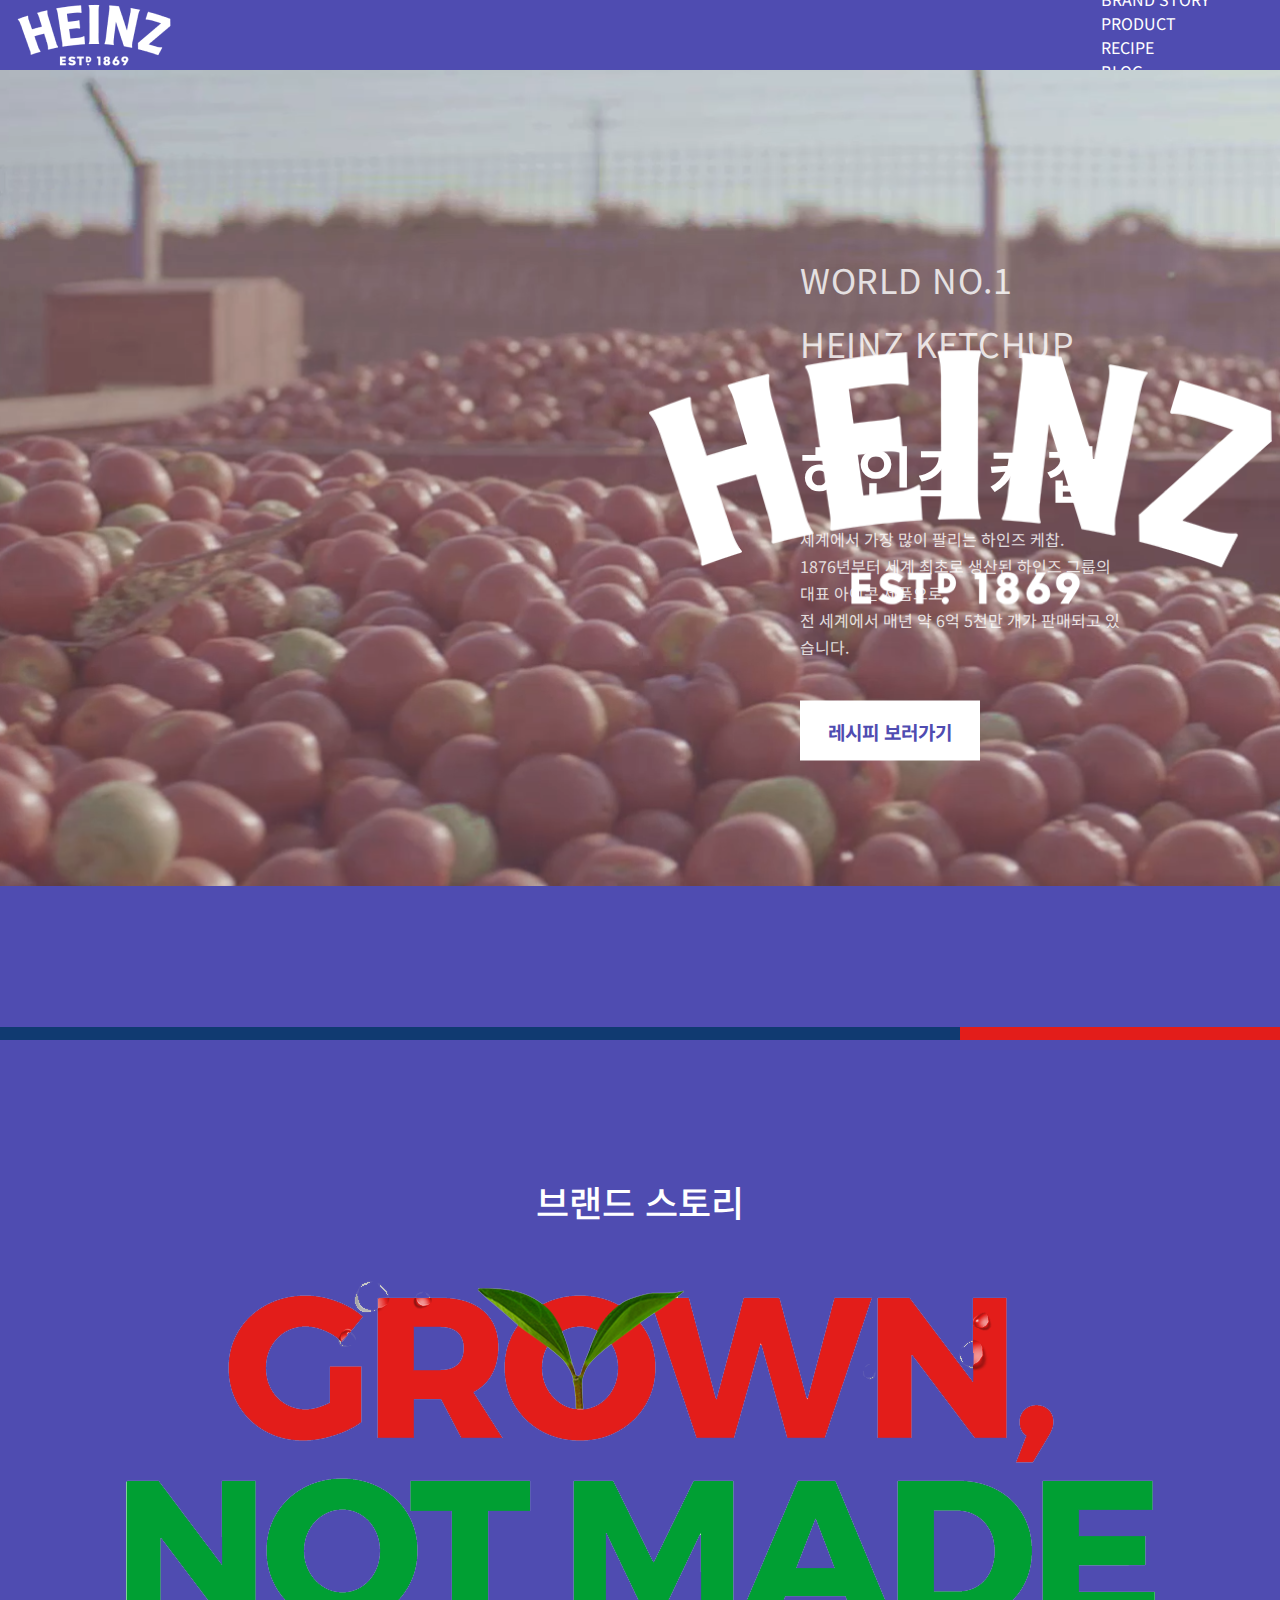
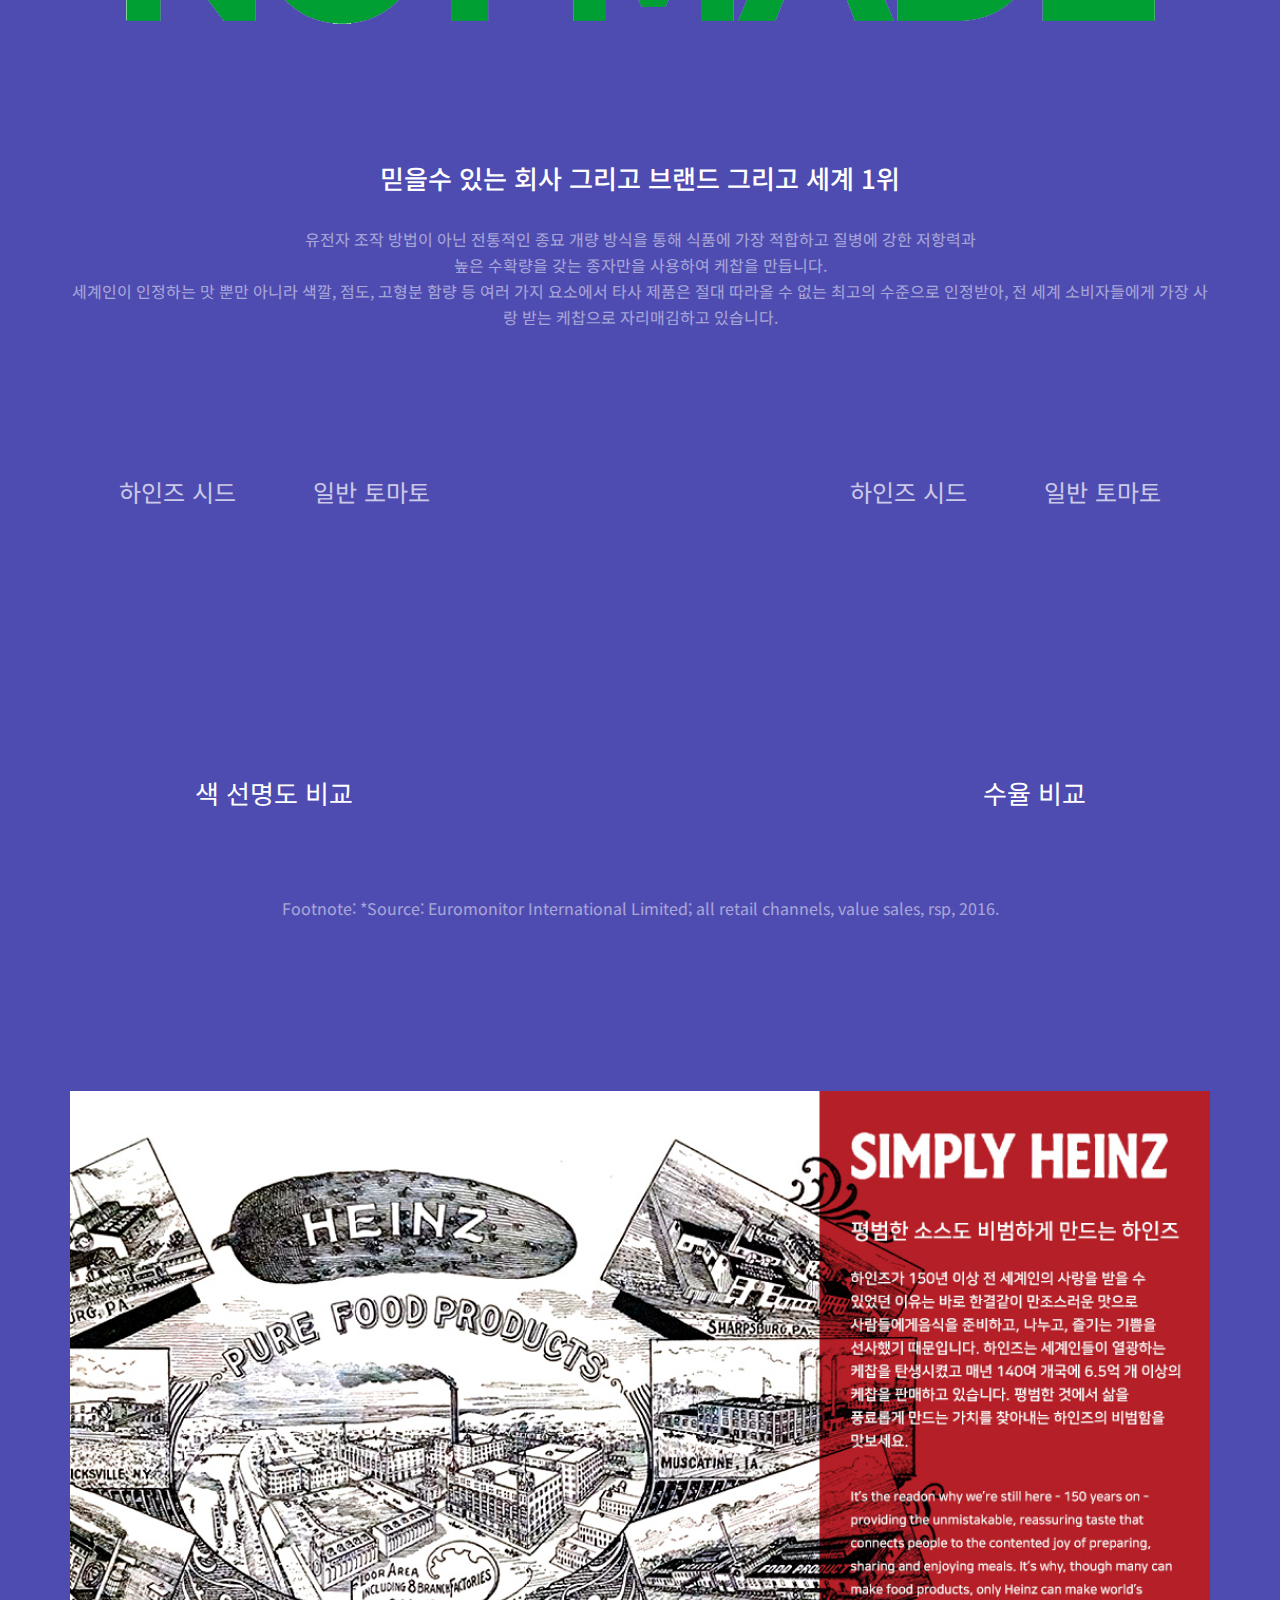
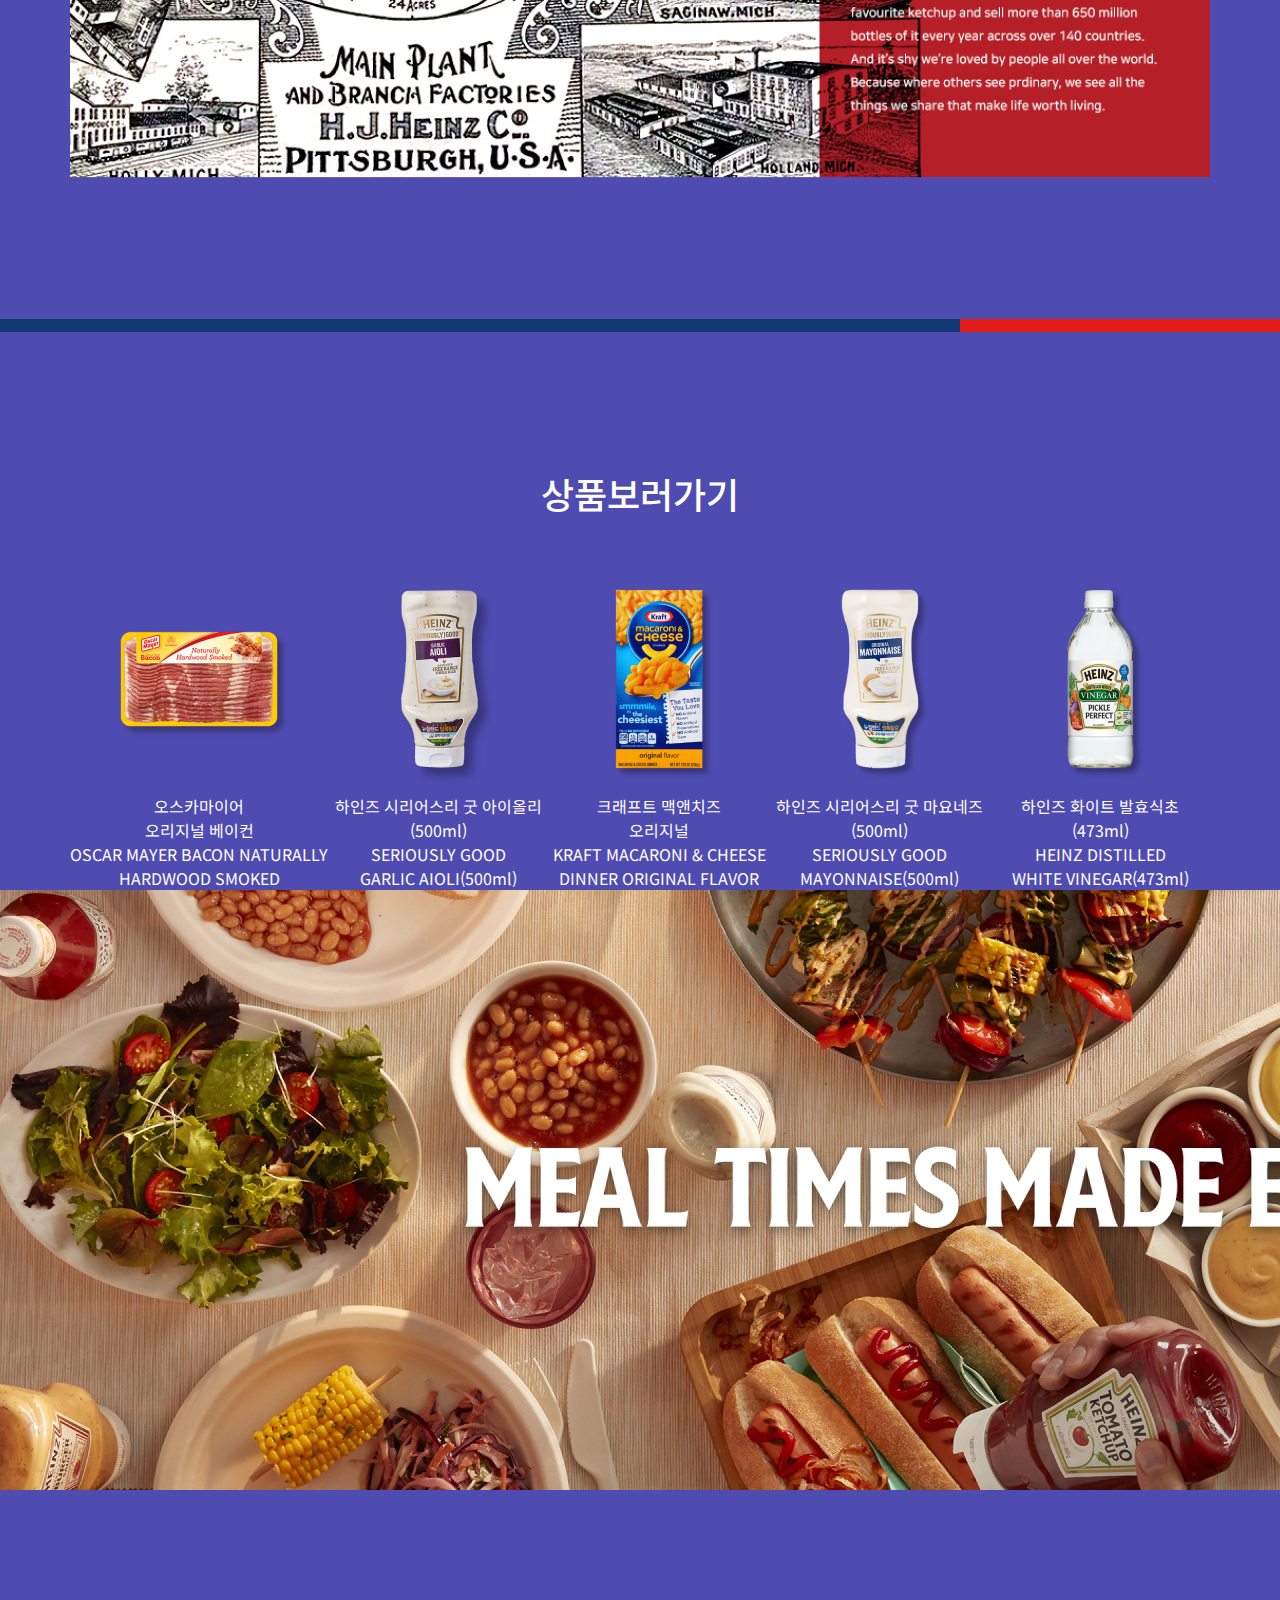
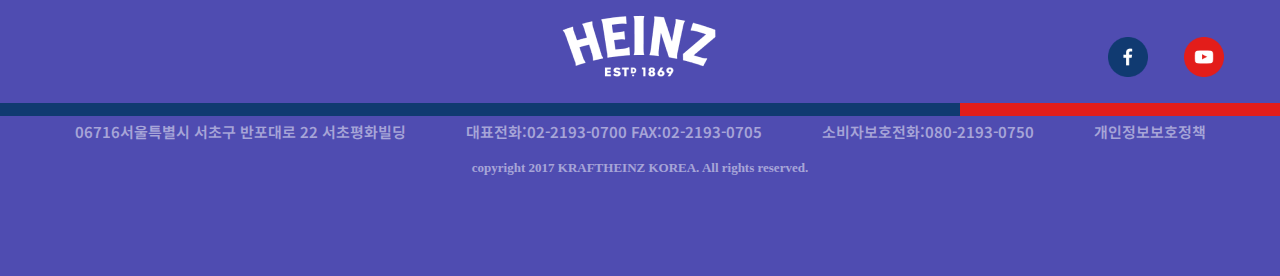
<file: pages/index.html>
<!DOCTYPE html>
<html lang="ko">
  <head>
    <meta charset="UTF-8" />
    <meta http-equiv="X-UA-Compatible" content="IE=edge" />
    <meta name="viewport" content="width=device-width, initial-scale=1.0" />
    <title>heinz_main</title>
    <link rel="stylesheet" href="/css/main.css" />
  </head>
  <body>
    <div class="header">
      <div class="nav">
        <img src="/IMG/nav_logo.png" alt="" />
        <ul>
          <li><a href="/pages/sub_01.html">BRAND STORY</a></li>
          <li><a href="/pages/sub_01.html">PRODUCT</a></li>
          <li><a href="/pages/sub_01.html">RECIPE</a></li>
          <li><a href="/pages/sub_01.html">BLOG</a></li>
        </ul>
      </div>
      <img src="/IMG/mainpage_main.png" alt="" />
    </div>
    <div class="container">
      <div class="section1_01">
        <div class="content">
          <!-- <img src="/IMG/mainpage_pic.png" alt="" /> -->
          <!-- 배경으로 -->
          <div class="text">
            <h1>
              WORLD NO.1 <br />
              HEINZ KETCHUP
            </h1>
            <h2>하인즈 케찹</h2>
            <p>
              세계에서 가장 많이 팔리는 하인즈 케찹. <br />
              1876년부터 세계 최초로 생산된 하인즈 그룹의 대표 아이콘
              제품으로,<br />
              전 세계에서 매년 약 6억 5천만 개가 판매되고 있습니다.
            </p>
            <button>레시피 보러가기</button>
          </div>
        </div>
      </div>
      <div class="section1_02">
        <img src="/IMG/blue_red_line.png" class="line_01" alt="" />
        <div class="content_box">
          <h1>브랜드 스토리</h1>
          <img src="/IMG/grown.png" class="grown" alt="" />
          <h2>믿을수 있는 회사 그리고 브랜드 그리고 세계 1위</h2>
          <p>
            유전자 조작 방법이 아닌 전통적인 종묘 개량 방식을 통해 식품에 가장
            적합하고 질병에 강한 저항력과<br />
            높은 수확량을 갖는 종자만을 사용하여 케찹을 만듭니다. <br />
            세계인이 인정하는 맛 뿐만 아니라 색깔, 점도, 고형분 함량 등 여러
            가지 요소에서 타사 제품은 절대 따라올 수 없는 최고의 수준으로
            인정받아, 전 세계 소비자들에게 가장 사랑 받는 케찹으로 자리매김하고
            있습니다.
          </p>
          <div class="content">
            <!-- <img src="/IMG/tomato.png" class="tomato" alt="" /> -->
            <div class="top">
              <pre>하인즈 시드           일반 토마토</pre>
              <pre>하인즈 시드           일반 토마토</pre>
            </div>
            <div class="bottom">
              <p class="p1">색 선명도 비교</p>
              <p class="p2">수율 비교</p>
            </div>
          </div>
          <p class="footnote">
            Footnote: *Source: Euromonitor International Limited; all retail
            channels, value sales, rsp, 2016.
          </p>
          <img src="/IMG/mainpage_note.png" alt="" />
        </div>

        <img src="/IMG/blue_red_line.png" class="line_02" alt="" />
      </div>
      <div class="section1_03">
        <div class="content">
          <h1>상품보러가기</h1>
          <ul class="content">
            <li>
              <a href="#x">
                <img src="/IMG/main_s_01.png" alt="" />
                <p>
                  오스카마이어 <br />
                  오리지널 베이컨
                </p>
                <p class="min">
                  OSCAR MAYER BACON NATURALLY <br />
                  HARDWOOD SMOKED
                </p>
              </a>
            </li>
            <li>
              <a href="#x">
                <img src="/IMG/main_s_02.png" alt="" />
                <p>
                  하인즈 시리어스리 굿 아이올리 <br />
                  (500ml)
                </p>
                <p class="min">
                  SERIOUSLY GOOD <br />
                  GARLIC AIOLI(500ml)
                </p>
              </a>
            </li>
            <li>
              <a href="#x">
                <img src="/IMG/main_s_03.png" alt="" />
                <p>
                  크래프트 맥앤치즈 <br />
                  오리지널
                </p>
                <p class="min">
                  KRAFT MACARONI & CHEESE <br />
                  DINNER ORIGINAL FLAVOR
                </p>
              </a>
            </li>
            <li>
              <a href="#x">
                <img src="/IMG/main_s_04.png" alt="" />
                <p>
                  하인즈 시리어스리 굿 마요네즈<br />
                  (500ml)
                </p>
                <p class="min">
                  SERIOUSLY GOOD <br />
                  MAYONNAISE(500ml)
                </p>
              </a>
            </li>
            <li>
              <a href="#x">
                <img src="/IMG/main_s_05.png" alt="" />
                <p>
                  하인즈 화이트 발효식초<br />
                  (473ml)
                </p>
                <p class="min">
                  HEINZ DISTILLED <br />
                  WHITE VINEGAR(473ml)
                </p>
              </a>
            </li>
          </ul>
        </div>
        <img src="/IMG/mealtimes_banner.png" alt="" />
      </div>
    </div>
    <div class="footer">
      <div class="footer_top">
        <img src="/IMG/nav_logo.png" alt="" />
        <div class="logo">
          <img src="/IMG/facebook.png" alt="" />
          <img src="/IMG/u_tube.png" alt="" />
        </div>
      </div>
      <img src="/IMG/blue_red_line.png" alt="" />
      <div class="footer_bottom">
        <div class="text">
          <p>06716서울특별시 서초구 반포대로 22 서초평화빌딩</p>
          <p>대표전화:02-2193-0700 FAX:02-2193-0705</p>
          <p>소비자보호전화:080-2193-0750</p>
          <p>개인정보보호정책</p>
        </div>
        <h1>copyright 2017 KRAFTHEINZ KOREA. All rights reserved.</h1>
      </div>
    </div>
  </body>
</html>
</file>
<file: css/main.css>
@import url('https://fonts.googleapis.com/css2?family=Noto+Sans+KR:wght@100;300;400;500;700;900&display=swap');
* {
  font-family: 'Noto Sans';
  box-sizing: border-box;
  margin: 0;
  padding: 0;
  font-family: 'Noto Sans KR', sans-serif;
}
ul {
  list-style: none;
}
a {
  text-decoration: none;
  color: inherit;
}
body {
  background-color: #4f4cb1;
  color: #fff;
}
/* 배경라인 */
.line {
  height: 8px;
  background-image: url('../IMG/blue_red_line.png');
  background-repeat: no-repeat;
  background-position: center;
  background-size: cover;
}
.container {
  width: 100vw;
}
.header .nav {
  display: flex;
  align-items: center;
  justify-content: space-between;
  background-color: #4f4cb1;
  height: 70px;
}
.header .nav .logo {
  height: 70px;
  padding-left: 30px;
}
.header .gnb {
  margin: 0 auto;
  display: flex;
  font-size: 18px;
  font-weight: 700;
}
.header .snb {
  font-size: 22px;
}
.header li {
  margin-right: 70px;
}
.header .nav li:hover {
  color: black;
}
.header .nav .bars {
  font-size: 30px;
  z-index: 10;
  color: #fff;
  display: none;
}
.head_banner {
  position: relative;
  height: 700px;
}
.head_banner video {
  width: 100vw;
  z-index: -100;
  position: fixed;
  top: 0;
}
.header .head_banner img {
  position: absolute;
  top: 50%;
  left: 50%;
  transform: translate(-50%, -50%);
}
.section1_01 .content {
  padding-top: 130px;
  display: flex;
  background-color: #4f4cb1;
}
.section1_01 .content .imgbox {
  position: relative;
}
.section1_01 .content img {
  width: 100%;
  display: block;
}
.section1_01 .text {
  position: absolute;
  top: 56%;
  left: 75%;
  transform: translate(-50%, -50%);
}
.section1_01 .text h1 {
  font-weight: 400;
  font-size: 34px;
  line-height: 64px;
  margin-bottom: 50px;
  opacity: 80%;
  letter-spacing: 0.02em;
}
.section1_01 .text h2 {
  font-weight: 600;
  font-size: 62px;
  padding-bottom: 10px;
}
.section1_01 .text p {
  font-weight: 400;
  font-size: 16px;
  line-height: 27px;
  margin-bottom: 40px;
  opacity: 80%;
}
.section1_01 button {
  width: 180px;
  height: 60px;
  background-color: #fff;
  border: none;
  font-weight: 700;
  font-size: 19px;
  color: #4f4cb1;
}
.section1_01 button:hover {
  border: 1px solid #fff;
  color: #fff;
  background-color: #4f4cb1;
}
/* .section2 */
.section1_02 {
  background-color: #4f4cb1;
}
.section1_02 .content_box {
  width: 1140px;
  margin: 0 auto;
  text-align: center;
  padding-top: 130px;
}
.section1_02 .content_box h1 {
  text-align: center;
  /* margin-top: 130px; */
  padding-bottom: 50px;
  font-weight: 500;
  font-size: 36px;
}
.section1_02 .content_box img {
  padding-bottom: 130px;
  display: inline-block;
}
.section1_02 .content_box h2 {
  padding-bottom: 30px;
  font-weight: 500;
  font-size: 26px;
}
.section1_02 .content_box p {
  padding-bottom: 100px;
  font-weight: 400;
  font-size: 16px;
  line-height: 26px;
  opacity: 50%;
}
.section1_02 .content {
  height: 435px;
  display: block;
  justify-content: center;
  margin-bottom: 30px;
  position: relative;
}
.section1_02 .content .bg {
  background-image: url(../IMG/tomato.png);
  background-repeat: no-repeat;
  background-position: center;
  background-size: cover;
  /* width: 50%; */
  height: 470px;
  position: absolute;
  bottom: -20px;
  right: 50%;
  transform: translateX(50%);
  width: 100%;
}
.section1_02 .content .top {
  display: flex;
  padding-top: 44px;
  justify-content: center;
  gap: 420px;
  font-weight: 400;
  font-size: 24px;
  opacity: 70%;
}
.section1_02 .content .bottom p {
  font-size: 26px;
  opacity: 100%;
}
.section1_02 .content .bottom {
  position: absolute;
  top: 350px;
  width: 100%;
  display: flex;
  justify-content: center;
  gap: 630px;
  font-weight: 500;
}
.section1_02 .footnote {
  font-weight: 600;
  font-size: 19px;
  margin-bottom: 70px;
}
.section1_03 {
  background-color: #4f4cb1;
}
.section1_03 .content {
  width: 1140px;
  margin: 0 auto;
  text-align: center;
}
.section1_03 .content h1 {
  padding-top: 130px;
}
.section1_03 .content .slide {
  position: relative;
}
.slide .next {
  position: absolute;
  top: 50%;
  right: -30px;
  font-size: 2em;
  color: gray;
  cursor: pointer;
}
.slide .prev {
  position: absolute;
  top: 50%;
  left: -30px;
  font-size: 2em;
  color: gray;
  cursor: pointer;
}
.slide_02 p {
  margin-bottom: 10px;
  margin-top: 20px;
  font-weight: 00;
  font-size: 16px;
  line-height: 22px;
}
.slide_02 .min {
  font-weight: 500;
  font-size: 12px;
  line-height: 16px;
  opacity: 50%;
}
.section1_03 .content h1 {
  padding-bottom: 50px;
  font-weight: 500;
  font-size: 36px;
}
.section1_03 .content ul {
  display: flex;
  justify-content: space-between;
}

.slide_01 {
  padding: 130px 0;
}
.slide_01 .item {
  background-color: #4f4cb1;
  width: 100vw;
  height: 30vw;
  background-repeat: no-repeat;
  background-position: center;
  background-size: cover;
}
.slide_01 .item.item_01 {
  background-image: url('../IMG/mealtimes_banner.png');
}
.slide_01 .item.item_02 {
  background-image: url('../IMG/image\ 29.png');
}
/* // */
.footer {
  background-color: #4f4cb1;
  padding-top: 100px;
}
.footer_top {
  width: 100vw;
  margin: 0 auto;
  display: flex;
  justify-content: center;
  position: relative;
}
.footer_top .logo {
  display: flex;
  position: absolute;
  bottom: 0;
  right: 0%;
  padding: 20px;
}
.footer_top .logo img {
  width: 40px;
  margin-right: 36px;
}
.footer .line {
  margin-bottom: 30px;
  width: 100vw;
}
.footer_bottom .text {
  width: 100vw;
  margin: 0 auto;
  display: flex;
  gap: 60px;
  justify-content: center;
  font-style: normal;
  font-weight: 600;
  font-size: 15px;
  margin-bottom: 18px;
  text-align: center;
  color: rgba(255, 255, 255, 0.5);
}
.footer_bottom h1 {
  font-family: 'Noto Sans';
  font-style: normal;
  font-weight: 600;
  font-size: 13px;
  line-height: 16px;
  text-align: center;
  color: rgba(255, 255, 255, 0.5);
  padding-bottom: 100px;
}

/* sub_01 */
.section2_01 .content {
  position: relative;
  height: 800px;
  background-image: url('../IMG/sub_split.png');
  background-repeat: no-repeat;
  background-position: center;
  background-size: cover;
}

.section2_01 .content .box {
  width: 1140px;
  height: 1px;
  margin: 0 auto;
  position: relative;
  z-index: 1;
}
.section2_01 .right {
  position: absolute;
  top: 0;
  margin-right: 30px;
  display: flex;
  margin: 0 auto;
  padding-top: 38px;
  margin-bottom: 110px;
  line-height: 50px;
  align-items: center;
  opacity: 80%;
}
.section2_01 .right img {
  margin-right: 30px;
  height: 36px;
}
.section2_01 .right h1 {
  font-weight: 500;
  font-size: 20px;
}
.section2_01 .left {
  position: absolute;
  right: 0;
  bottom: -700px;
}
.section2_01 .left h1 {
  font-weight: 400;
  font-size: 22px;
  line-height: 40px;
  margin-bottom: 60px;
  margin-right: 150px;
}
.section2_01 .left h1 span {
  font-weight: 500;
  font-size: 50px;
}
.section2_01 .left p {
  opacity: 70%;
  font-weight: 400;
  font-size: 16px;
  text-align: right;
  margin-bottom: 30px;
}
.section2_02 {
  /* width: 100vw; */
  width: 1140px;
  margin: 0 auto;
  position: relative;
  margin-bottom: 500px;
}
.section2_02 .content_t {
  display: flex;
  justify-content: space-between;
  align-items: center;
  margin-bottom: 110px;
  margin-top: 130px;
}
.section2_02 .content_t h1 {
  font-weight: 500;
  font-size: 36px;
}
.section2_02 .content_t > ul {
  display: flex;
  width: 342px;
  justify-content: space-between;
}
.section2_02 .content_t > ul > li {
  font-weight: 400;
  font-size: 24px;
  opacity: 80%;
}
.section2_02 .content_t > ul > li:hover {
  opacity: 100%;
}
.section2_02 .content_bt > ul {
  display: flex;
  justify-content: space-between;
  margin-bottom: 120px;
  text-align: center;
}
.section2_02 .content_bt > ul p {
  margin-top: 30px;
  font-weight: 400;
  font-size: 26px;
  opacity: 70%;
}
.section2_02 .content_bt > ul > li {
  height: 500px;
}
.section2_02 .content_bt > ul > li:hover p {
  opacity: 100%;
}
.section2_02 .page_number > .text {
  width: 270px;
  display: flex;
  justify-content: space-between;
  align-items: center;
  font-weight: 700;
  font-size: 22px;
  opacity: 50%;
  position: absolute;
  bottom: -200px;
  left: 436px;
}
/* .section3 */
.section3_01 {
  position: relative;
}
.section3_01 .content > img {
  left: 0;
  display: block;
}
.section3_01 .top_menu {
  display: flex;
  width: 1140px;
  margin: 0 auto;
  padding-top: 36px;
  margin-bottom: 110px;
  line-height: 36px;
  opacity: 80%;
}
.section3_01 .top_menu img {
  margin-right: 30px;
  height: 36px;
}
.section3_01 .top_menu pre {
  font-weight: 500;
  font-size: 20px;
}
.section1_03 .sub_02 {
  margin-top: 130px;
  margin-bottom: 100px;
}
.section3_02 > .content_t,
.section3_02 > .content_bt {
  width: 1140px;
  margin: 0 auto;
}
.section3_02 > .content_t {
  display: flex;
  justify-content: space-between;
  height: 940px;
  margin-top: 130px;
  margin-bottom: 0;
}
.section3_02 > .content_t > img {
  width: 568px;
  height: 860px;
}
.section3_02 > .content_t > h1 {
  font-weight: 500;
  font-size: 50px;
  line-height: 70px;
}
.section3_02 > .content_t > h1 span {
  font-weight: 800;
  font-size: 45px;
  line-height: 120px;
  opacity: 60%;
}
.ingredient ul li {
  background-image: url('../IMG/sub_02_circle.png');
  width: 200px;
  height: 200px;
  margin-bottom: 30px;
  position: relative;
}
.ingredient ul li > h2 {
  position: absolute;
  top: 50%;
  left: 50%;
  transform: translate(-50%, -50%);
  color: #4f4cb1;
  font-weight: 900;
  font-size: 65px;
}
.ingredient ul li p {
  position: absolute;
  top: 70%;
  left: 60%;
  transform: translate(-50%, -50%);
  color: #4f4cb1;
  font-size: 15px;
  line-height: 16px;
  font-weight: 600;
}
.section3_02 > .content_bt h1 {
  margin-bottom: 40px;
  font-weight: 400;
  font-size: 28px;
  opacity: 60%;
}

.section3_02 > .content_bt h2 {
  font-weight: 600;
  font-size: 64px;
  margin-bottom: 70px;
}

.section3_02 > .content_bt ul {
  display: flex;
  margin-bottom: 100px;
  opacity: 80%;
}
.section3_02 > .content_bt ul li h3 {
  font-weight: 100;
  font-size: 26px;
  line-height: 50px;
  opacity: 90%;
}
.section3_02 > .content_bt ul .top h3 {
  font-weight: 400;
  font-size: 22px;
  line-height: 50px;
  opacity: 100%;
  margin-right: 90px;
}
.section3_02 > .content_bt p {
  margin-bottom: 20px;
  font-weight: 400;
  font-size: 16px;
  line-height: 31px;
  color: rgba(255, 255, 255, 0.7);
}
.section3_02 > .content_bt button {
  width: 180px;
  height: 60px;
  background-color: #fff;
  color: #4f4cb1;
  font-weight: 600;
  font-size: 19px;
  line-height: 41px;
  margin-bottom: 200px;
  border: none;
}
.slide h2 {
  padding-top: 30px;
  font-size: 20px;
  font-weight: 400;
}

@media (max-width: 768px) {
  .container {
    width: 100vw;
    /* background-color: #4f4cb1; */
  }
  .header .nav {
    height: 60px;
    display: flex;
    align-items: center;
  }

  .header ul {
    position: fixed;
    top: 0;
    left: 100%;
    width: 100vw;
    height: 100%;
    background-color: #4f4cb1;
    flex-direction: column;
    gap: 60px;
    font-size: 30px;
    transition: left 0.3s;
    z-index: 2;
    padding: 60px 0;
    align-items: center;
  }
  .header ul.active {
    left: 0;
  }
  .header ul li {
    margin: 0;
  }
  .header .nav .bars {
    width: 50px;
    display: block;
    z-index: 10;
  }
  .header .nav .logo {
    height: 50px;
    padding-left: 20px;
  }
  .head_banner {
    position: relative;
    height: 20vh;
  }
  .header .head_banner img {
    width: 50vw;
    position: absolute;
    top: 50%;
    left: 50%;
    transform: translate(-50%, -50%);
  }
  .section1_01 .content {
    padding-top: 50px;
    padding-bottom: 50px;
  }
  .section1_01 .content .imgbox {
    position: relative;
  }
  .section1_01 .content img {
    width: 100vw;
  }
  .section1_01 .text {
    position: absolute;
    top: 50%;
    left: 76%;
    transform: translate(-50%, -50%);
  }
  .section1_01 .text h1 {
    font-size: 18px;
    line-height: 30px;
    margin-bottom: 20px;
  }
  .section1_01 .text h2 {
    font-size: 14px;
    padding-bottom: 20px;
  }
  .section1_01 .text p {
    display: none;
  }
  .section1_01 button {
    width: 100px;
    height: 40px;
    font-size: 12px;
  }
  .section1_01 button:active {
    background-color: #4f4cb1;
    border: 1px solid #fff;
    color: #fff;
  }
  .section1_02 > img {
    display: block;
    padding: 50px 0;
    width: 100vw;
  }

  .section1_02 .content_box {
    width: 100%;
    background-color: #4f4cb1;
    padding-top: 30px;
  }
  .section1_02 .content_box h1 {
    font-weight: 500;
    font-size: 34px;
    padding-bottom: 20px;
  }
  .section1_02 .content_box img {
    padding-bottom: 30px;
    width: 90vw;
  }
  .section1_02 .content_box h2 {
    padding-bottom: 40px;
    font-weight: 400;
    font-size: 16px;
  }
  .section1_02 .content_box p {
    padding-bottom: 50px;
    width: 80vw;
    margin: 0 auto;
    font-size: 10px;
    line-height: 24px;
  }
  .section1_02 .content {
    position: relative;
    margin: 0 auto;
    height: 100px;
    margin-bottom: 30px;
  }
  .section1_02 .content .bg {
    width: 45%;
    height: 200px;
    top: -40%;
  }
  .section1_02 .content .top {
    top: 0;
    left: 0;
  }
  .section1_02 .content .top {
    display: none;
  }
  .section1_02 .content .bottom p {
    display: flex;
    font-weight: 700;
    font-size: 30px;
    opacity: 100%;
  }
  .section1_02 .content .bottom .p1 {
    display: none;
  }
  .section1_02 .content .bottom .p2 {
    display: none;
  }
  .section1_02 .footnote {
    margin-top: 100px;
    font-weight: 600;
    font-size: 19px;
    padding: 30px 0;
  }

  .section1_03 .content {
    width: 100vw;
    margin: 0 auto;
    text-align: center;
  }
  .section1_03 .content h1 {
    font-weight: 500;
    font-size: 34px;
    padding-top: 30px;
  }
  .slide_01 {
    padding: 30px 0;
  }
  .footer {
    padding-top: 0px;
    width: 100vw;
  }
  .footer_top {
    width: 100vw;
  }
  .footer_top > img {
    width: 80px;
  }
  .footer_top .logo {
    padding: 0;
  }
  .footer_top .logo img {
    padding: 10px;
    width: 15vw;
  }
  .footer_top .logo img {
    width: 40px;
    margin-right: 10px;
  }

  .footer > img {
    margin-bottom: 10px;
    width: 100vw;
  }
  .footer_bottom .text {
    width: 100vw;
    flex-direction: column;
    font-weight: 400;
    font-size: 10px;
    margin-bottom: 10px;
    gap: 0;
  }
  .footer_bottom h1 {
    font-weight: 400;
    font-size: 12px;
    padding-bottom: 30px;
  }
  .section1_03 .content {
    width: 280px;
    margin: 0 auto;
  }
  .section1_03 .content img {
    width: 150px;
  }
  .section1_03 .content .slide {
    position: relative;
  }
  .slide .next {
    font-size: 1.5em;
  }
  .slide .prev {
    font-size: 1.5em;
  }
  .slide_02 p {
    font-size: 12px;
  }
  .slide_02 .min {
    display: none;
  }

  .section2_01 .content {
    height: 400px;
  }
  .section2_01 .content .box {
    width: 90%;
  }
  .section2_01 .right {
    padding-top: 20px;
    line-height: 30px;
  }
  .section2_01 .right img {
    margin-right: 10px;
    height: 20px;
  }
  .section2_01 .right h1 {
    font-size: 12px;
  }
  .section2_01 .left {
    right: 0;
    top: 50%;
    transform: translateY(50%);
    text-align: right;
    height: 100px;
  }
  .section2_01 .left h1 {
    font-size: 16px;
    margin-right: 0;
  }
  .section2_01 .left h1 span {
    font-size: 40px;
  }
  .section2_01 .left p {
    /* display: none; */
    font-size: 10px;
    line-height: 14px;
  }
  .section2_02 {
    width: 96%;
    padding: 4px;
    margin-bottom: 80px;
  }
  .section2_02 .content_t {
    margin-bottom: 30px;
    margin-top: 30px;
  }
  .section2_02 .content_t h1 {
    font-size: 18px;
  }
  .section2_02 .content_t > ul {
    width: 200px;
  }
  .section2_02 .content_t > ul > li {
    font-weight: 400;
    font-size: 14px;
  }
  .section2_02 .content_bt > ul {
    margin-top: 20px;
    margin-bottom: 20px;
  }
  .section2_02 .content_bt > ul p {
    width: 120px;
    margin: 0 auto;
    font-size: 10px;
  }

  .section2_02 .content_bt > ul > li img {
    width: 90%;
  }
  .section2_02 .content_bt > ul > li {
    height: 130px;
    width: 130px;
  }

  .section2_02 .page_number > .text {
    width: 100px;
    display: flex;
    justify-content: space-between;
    align-items: center;
    font-weight: 400;
    font-size: 13px;
    bottom: -30px;
    left: 50%;
    transform: translateX(-50%);
  }
  .section3_01 .content > img {
    /* position: absolute; */
    top: 0;
    left: 0;
    display: block;
  }
  .section3_01 .top_menu {
    width: 90%;
    margin: 0 auto;
    padding-top: 20px;
    align-items: center;
    line-height: 30px;
  }
  .section3_01 .top_menu img {
    margin-right: 10px;
    height: 20px;
  }
  .section3_01 .top_menu pre {
    font-size: 12px;
  }
  .section3_02 > .content_t,
  .section3_02 > .content_bt {
    width: 90%;
  }
  .section3_02 > .content_t {
    display: flex;
    justify-content: space-between;
    height: 360px;
    margin-top: 20px;
    margin-bottom: 0;
  }
  .section3_02 > .content_t > img {
    width: 210px;
    height: 350px;
    margin-top: 20px;
  }
  .section3_02 > .content_t > h1 {
    font-size: 14px;
    line-height: 23px;
  }
  .section3_02 > .content_t > h1 span {
    font-size: 23px;
    line-height: 40px;
  }
  .ingredient ul li {
    display: none;
  }
  .ingredient ul li > h2 {
    display: none;
  }
  .ingredient ul li p {
    display: none;
  }

  .section3_02 > .content_bt h1 {
    margin-bottom: 0px;
    font-size: 15px;
  }

  .section3_02 > .content_bt h2 {
    font-weight: 600;
    font-size: 24px;
    margin-bottom: 10px;
  }

  .section3_02 > .content_bt ul {
    margin-bottom: 10px;
  }
  .section3_02 > .content_bt ul li h3 {
    font-size: 12px;
    line-height: 24px;
  }
  .section3_02 > .content_bt ul .top h3 {
    font-weight: 400;
    font-size: 12px;
    line-height: 24px;
    margin-right: 60px;
  }
  .section3_02 > .content_bt p {
    margin-bottom: 20px;
    font-weight: 400;
    font-size: 11px;
    line-height: 20px;
    color: rgba(255, 255, 255, 0.7);
    margin-bottom: 20px;
  }
  .section3_02 > .content_bt br {
    display: none !important;
  }
  .section3_02 > .content_bt button {
    width: 120px;
    height: 50px;
    font-size: 16px;
    margin-bottom: 30px;
  }
  .slide {
    margin-bottom: 30px;
  }
}
</file>
